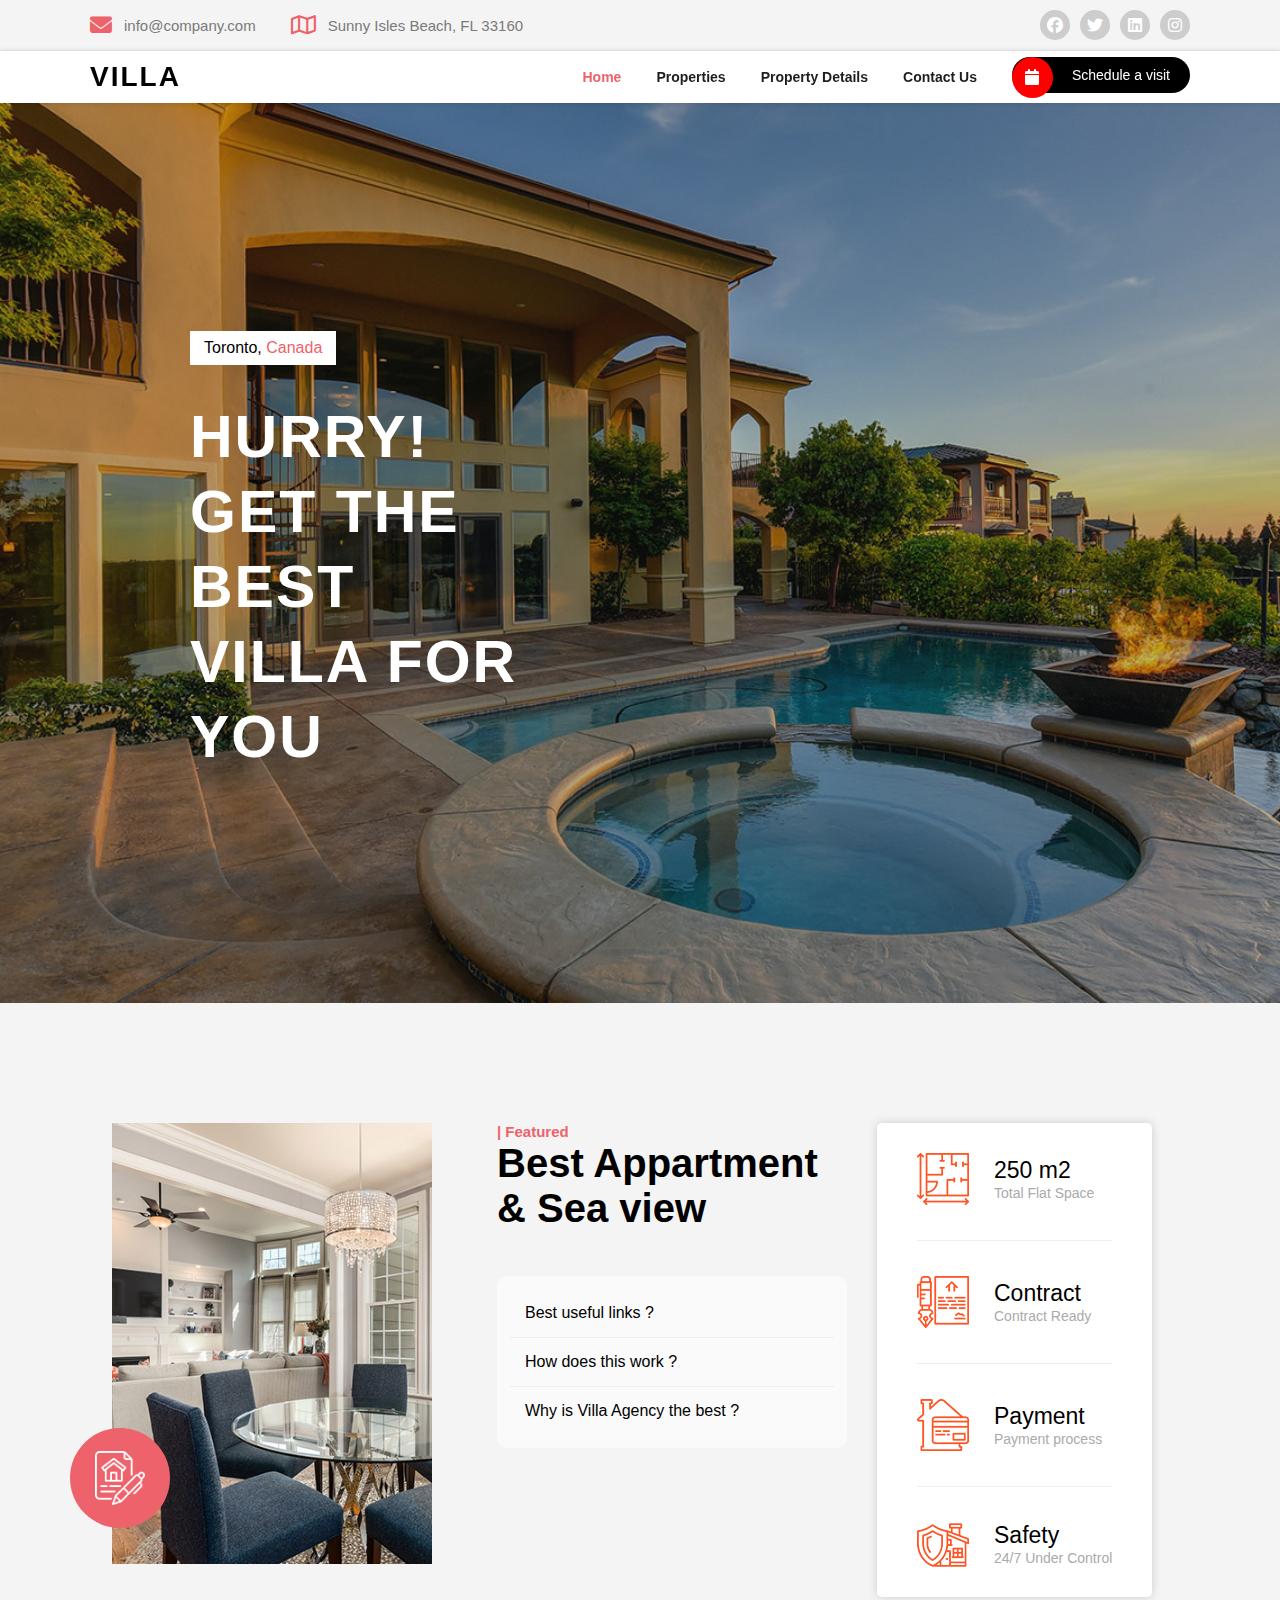
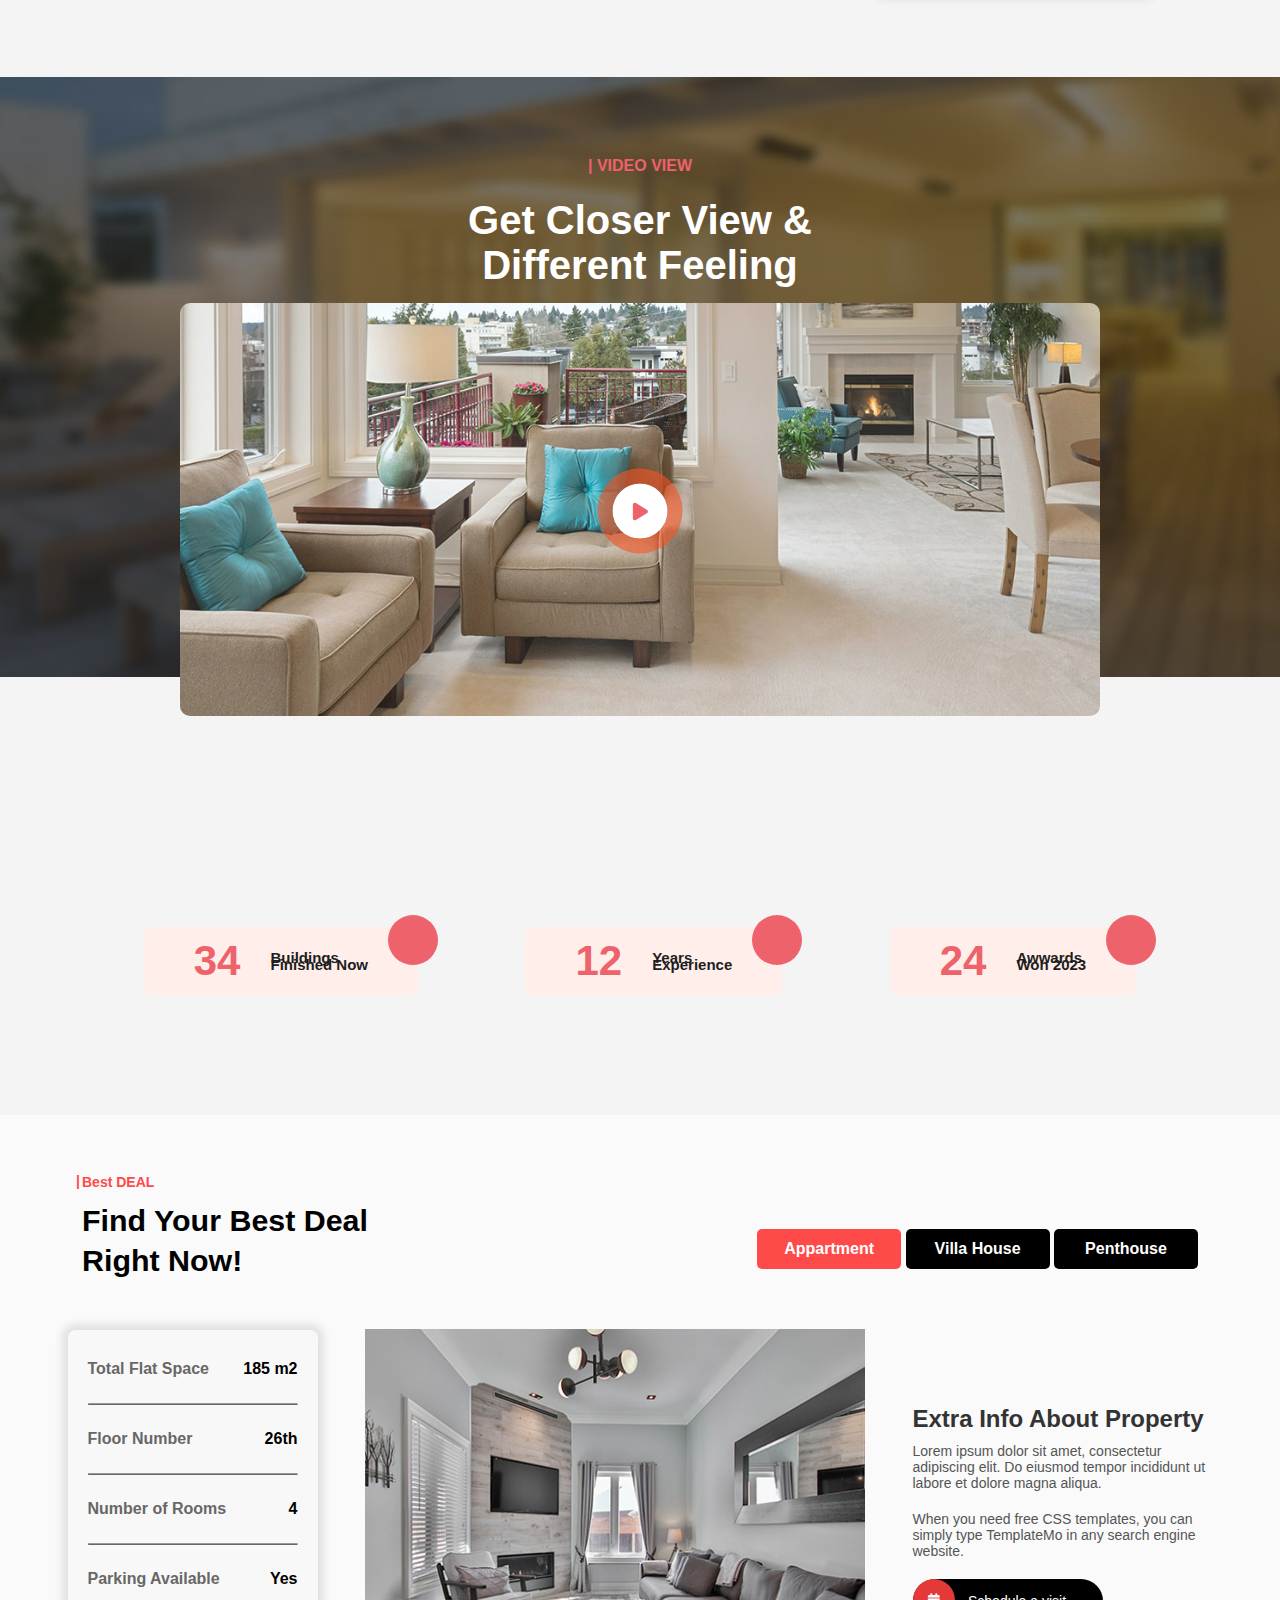
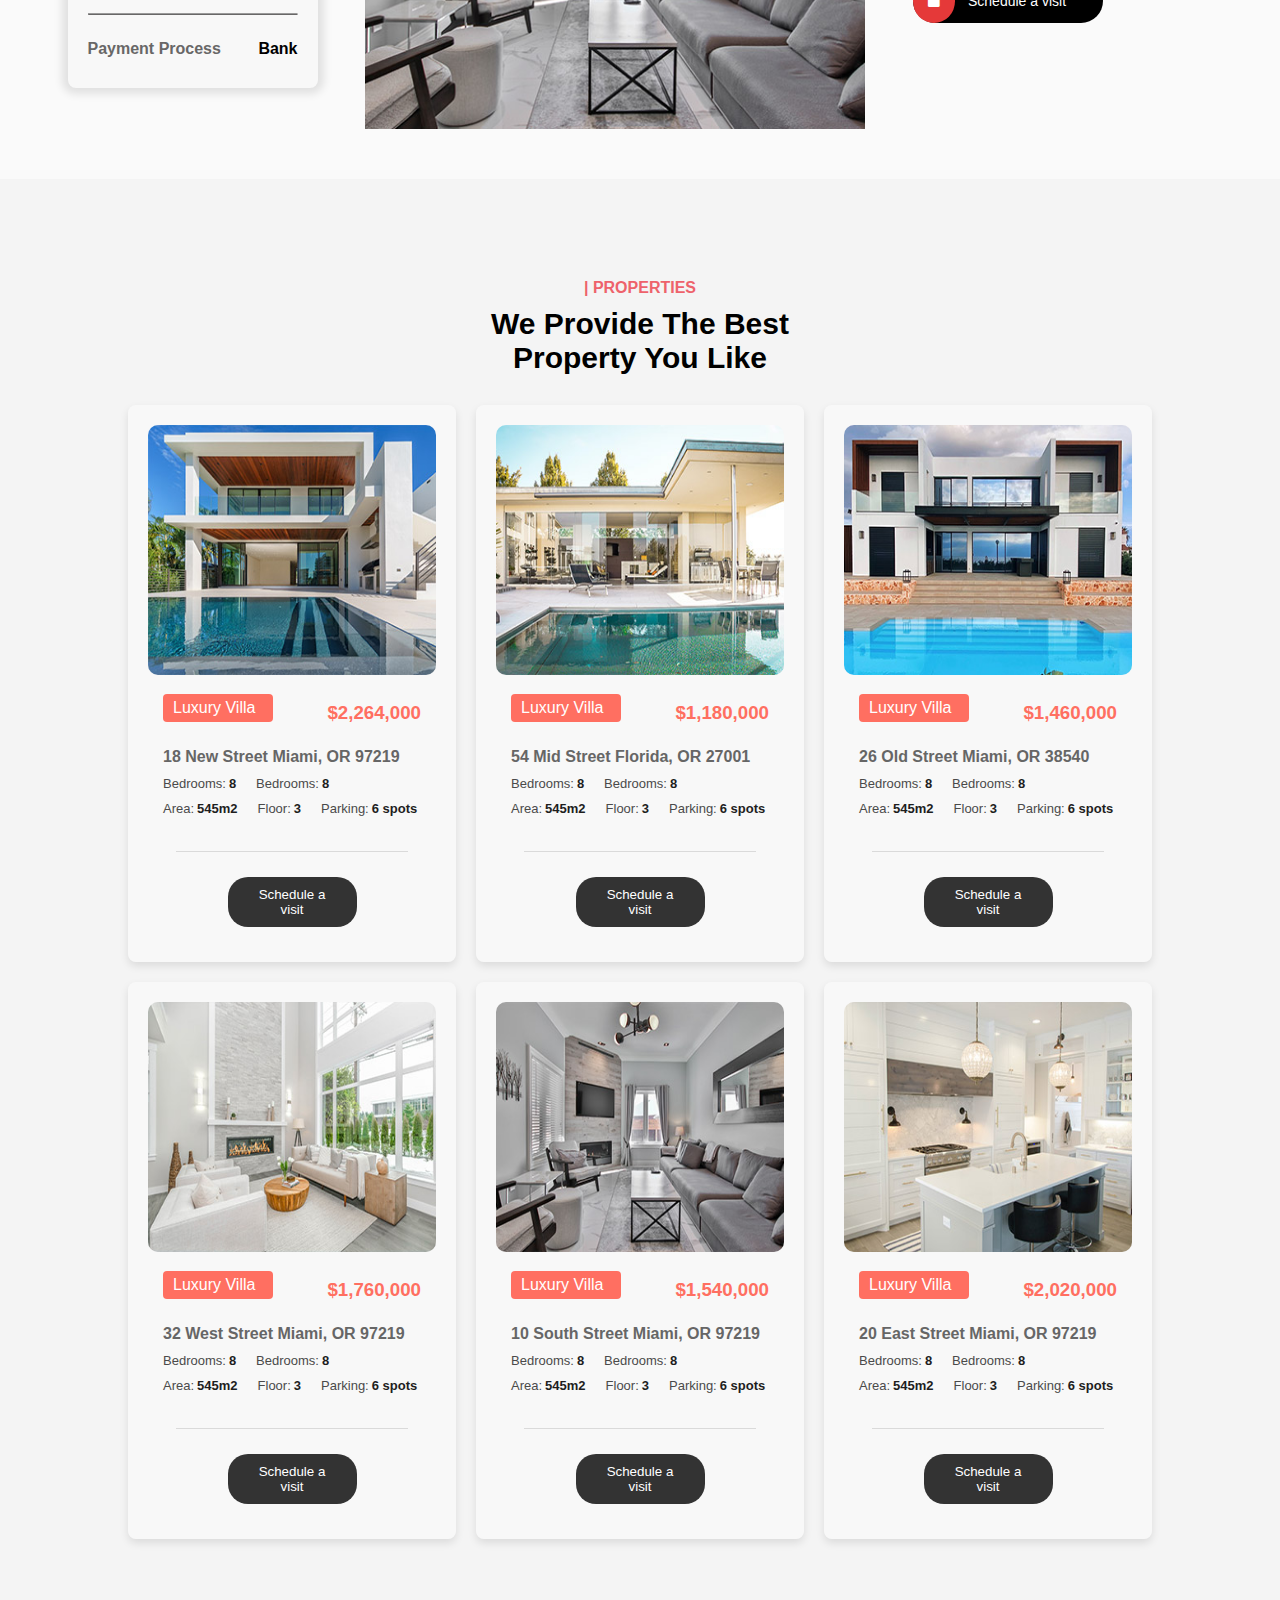
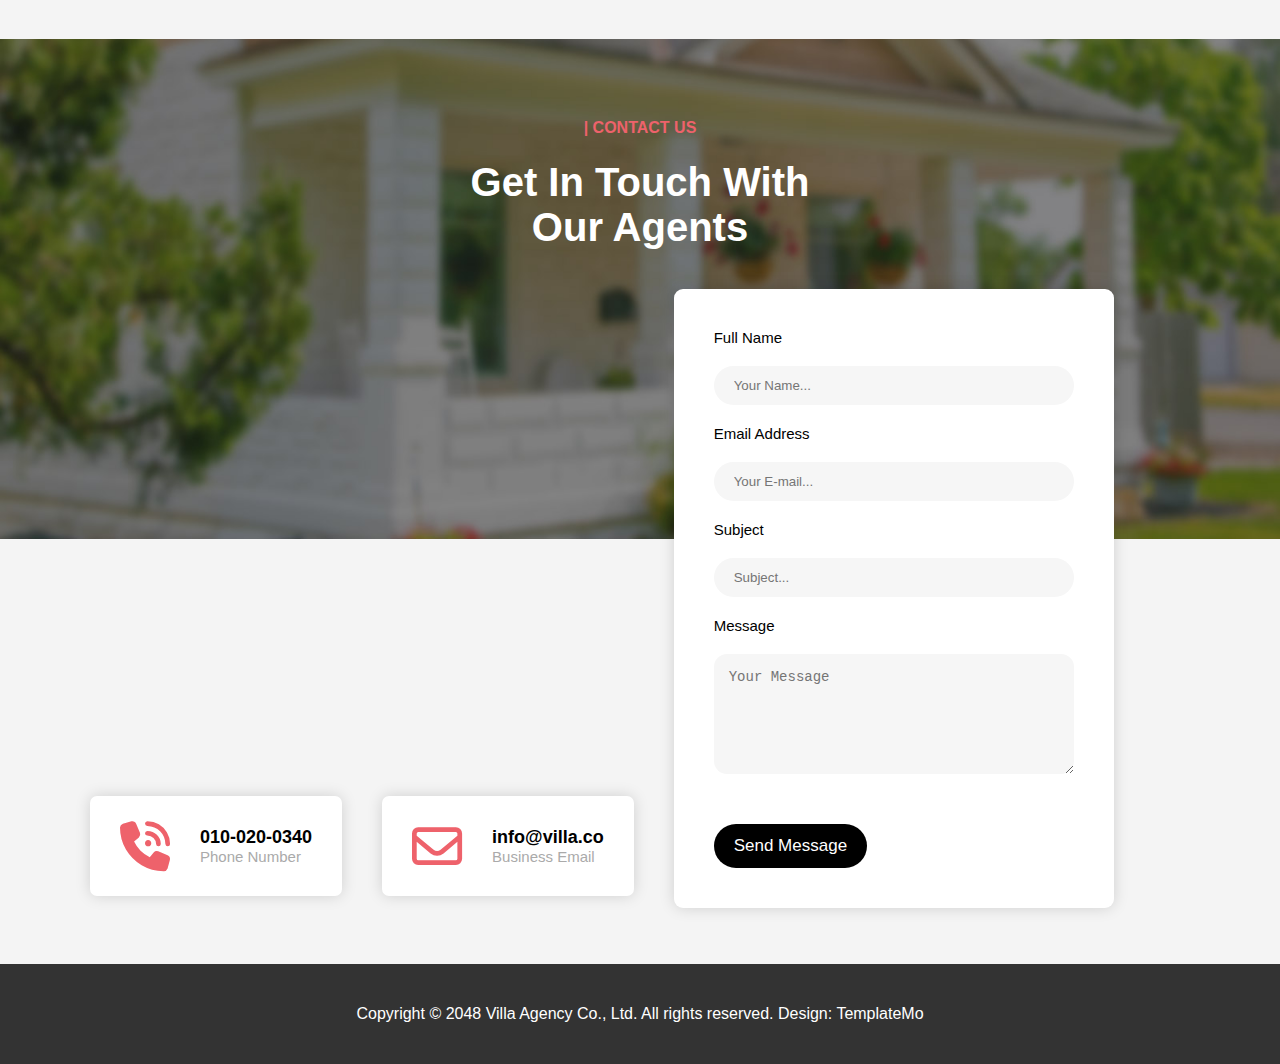
<file: index.html>
<!DOCTYPE html>
<html lang="en">
  <head>
    <meta charset="UTF-8" />
    <meta name="viewport" content="width=device-width, initial-scale=1.0" />
    <title>villa</title>
    <!-- google fonts -->
    <link
      href="https://fonts.googleapis.com/css2?family=Poppins:ital,wght@0,100;0,200;0,300;0,400;0,500;0,600;0,700;0,800;0,900;1,100;1,200;1,300;1,400;1,500;1,600;1,700;1,800;1,900&display=swap"
      rel="stylesheet"
    />
    <!-- font awsome -->
    <link rel="stylesheet" href="./css/all.min.css" />
    <!-- main style sheet -->
    <link rel="stylesheet" href="./css/style.css" />
    <link rel="stylesheet" href="./css/media.css" />
  </head>
  <body>
    <!-- ! top Nav -->
    <nav>
      <div class="container">
        <div class="info">
          <div class="mail">
            <i class="fa-solid fa-envelope"></i>
            <span> info@company.com </span>
          </div>
          <div class="location">
            <i class="fa-regular fa-map"></i>
            <span>Sunny Isles Beach, FL 33160</span>
          </div>
        </div>

        <div class="social">
          <a href="#"><i class="fa-brands fa-facebook"></i></a>
          <a href="#"><i class="fa-brands fa-twitter"></i></a>
          <a href="#"><i class="fa-brands fa-linkedin"></i></a>
          <a href="#"><i class="fa-brands fa-instagram"></i></a>
        </div>
      </div>
    </nav>

    <!-- !header  -->
    <header>
      <div class="container">
        <div class="logo">
          <a href="#">Villa</a>
        </div>
        <ul>
          <li><a href="#" class="active">Home</a></li>
          <li><a href="#">Properties</a></li>
          <li><a href="#">Property Details</a></li>
          <li><a href="#">Contact Us</a></li>
          <li class="about-visit">
            <a href="#"> Schedule a visit </a>
            <span> <i class="fa fa-calendar"></i> </span>
          </li>
        </ul>
        <div class="menu">
          <span></span>
        </div>
      </div>
    </header>
    <!-- ! home section -->
    <section class="home">
      <div class="container">
        <div class="caption">
          <h6>Toronto, <span>Canada</span></h6>
          <p>hurry!<br> Get the Best Villa for you</p>
        </div>
      </div>
    </section>
    <main>
      <!-- !feature section -->
      <section class="feature">
        <div class="container">
          <div class="image-box">
            <div class="image">
              <img src="./image/featured.jpg" alt="chairs" />
              <a href="#">
                <img src="./image/featured-icon.png" alt="feature" />
              </a>
            </div>
            <div class="content">
              <span>| Featured </span>
              <h2>Best Appartment & Sea view</h2>
              <ul>
                <li>Best useful links ?</li>
                <li>How does this work ?</li>
                <li>Why is Villa Agency the best ?</li>
              </ul>
            </div>
          </div>
          <div class="information">
            <ul>
              <li>
                <img src="./image/info-icon-01.png" alt="info" />
                <div class="text">
                  <h4>250 m2</h4>
                  <span>Total Flat Space </span>
                </div>
              </li>
              <li>
                <img src="./image/info-icon-02.png" alt="info" />
                <div class="text">
                  <h4>Contract</h4>
                  <span>Contract Ready </span>
                </div>
              </li>
              <li>
                <img src="./image/info-icon-03.png" alt="info" />
                <div class="text">
                  <h4>Payment</h4>
                  <span>Payment process </span>
                </div>
              </li>
              <li>
                <img src="./image/info-icon-04.png" alt="info" />
                <div class="text">
                  <h4>Safety</h4>
                  <span>24/7 Under Control </span>
                </div>
              </li>
            </ul>
          </div>
        </div>
      </section>
      <!-- ! fixed section -->
      <section class="fixed-img">
        <div class="container">
          <div class="title">
            <span>| Video View </span>
            <p>Get Closer View & Different Feeling</p>
          </div>
          <div class="image-box">
            <img src="./image/video-frame.jpg" alt="video-frame" />
            <a href="https://www.youtube.com/" target="_blank">
              <i class="fa-solid fa-play"></i>
            </a>
          </div>
        </div>
      </section>
      <div class="counters">
        <div class="container">
          <div class="counter">
            <div class="number">34</div>
            <div class="text">
              <p>Buildings</p>
              <p>Finished Now</p>
            </div>
            <span class="circle"></span>
          </div>
          <div class="counter">
            <div class="number">12</div>
            <div class="text">
              <p>Years</p>
              <p>Experience</p>
            </div>
            <span class="circle"></span>
          </div>
          <div class="counter">
            <div class="number">24</div>
            <div class="text">
              <p>Awwards</p>
              <p>Won 2023</p>
            </div>
            <span class="circle"></span>
          </div>
        </div>
      </div>
      <!-- Best Deal -->
      <div class="container-best">
        <div class="container1">
          <div class="hero">
            <div class="section-heading">
              <h6>Best DEAL</h6>
              <h2>Find Your Best Deal <br> Right Now!</h2>
            </div>
            <div class="buttons-container">
              <div class="buttons">
                <button class="active">Appartment</button>
                <button>Villa House</button>
                <button>Penthouse</button>
              </div>
            </div>
          </div>
          <div class="con1">
            <div class="property-section">
              <div class="left-box">
                <div class="div-details">
                  <div class="div-start">
                    <h6>Total Flat Space </h6>
                  </div>
                  <div class="div-end"><span>185 m2</span></div>
                </div>
                <hr class="hr1">
                <div class="div-details">
                  <div class="div-start">
                    <h6>Floor Number </h6>
                  </div>
                  <div class="div-end"><span>26th</span></div>
                </div>
                <hr class="hr1">
                <div class="div-details">
                  <div class="div-start">
                    <h6>Number of Rooms </h6>
                  </div>
                  <div class="div-end"><span>4</span></div>
                </div>
                <hr class="hr1">
                <div class="div-details">
                  <div class="div-start">
                    <h6>Parking Available </h6>
                  </div>
                  <div class="div-end"><span>Yes</span></div>
                </div>
                <hr class="hr1">
                <div class="div-details">
                  <div class="div-start">
                    <h6>Payment Process </h6>
                  </div>
                  <div class="div-end"><span>Bank</span></div>
                </div>
              </div>
            </div>
            <div class="center-image">
              <img src="./image/IMGAES/deal-01.jpg" alt="Apartment Image">
            </div>
            <div class="right-info">
              <h4>Extra Info About Property</h4>
              <p>Lorem ipsum dolor sit amet, consectetur adipiscing elit. Do eiusmod tempor incididunt ut
                labore et
                dolore magna aliqua.</p>
              <p>When you need free CSS templates, you can simply type TemplateMo in any search engine
                website.</p>
              <button class="icons"><i class="fa fa-calendar"></i>
                <p>Schedule a visit</p>
              </button>
            </div>
          </div>
        </div>
    
        <section class="properties">
          <h6 class="section-subtitle"> | PROPERTIES</h6>
          <h2 class="properties-title">We Provide The Best<br/> Property You Like</h2>
          <div class="property-grid">
            <div class="property-card">
              <img src="./image/IMGAES/property-01.jpg" alt="House 1">
              <div class="property-details">
                <div class="d1">
                  <span class="property-type">Luxury Villa</span>
                  <h3>$2,264,000</h3>
                </div>
                <p>18 New Street Miami, OR 97219</p>
                <div class="deteils">
                  <div class="deteils-child">
                    <p>Bedrooms:<span>8</span></p>
                    <p>Bedrooms:<span>8</span></p>
                  </div>
                  <div class="deteils-child">
                    <p>Area:<span>545m2</span></p>
                    <p>Floor:<span>3</span></p>
                    <p>Parking:<span>6 spots</span></p>
                  </div>
                </div>
                <div class="property-hr"></div>
                <button>Schedule a visit</button>
              </div>
            </div>
            <!-- Repeat this block for each card -->
            <div class="property-card">
              <img src="./image/IMGAES/property-02.jpg" alt="House 2">
              <div class="property-details">
                <div class="d1">
                  <span class="property-type">Luxury Villa</span>
                  <h3>$1,180,000</h3>
                </div>
                <p>54 Mid Street Florida, OR 27001</p>
                <div class="deteils">
                  <div class="deteils-child">
                    <p>Bedrooms:<span>8</span></p>
                    <p>Bedrooms:<span>8</span></p>
                  </div>
                  <div class="deteils-child">
                    <p>Area:<span>545m2</span></p>
                    <p>Floor:<span>3</span></p>
                    <p>Parking:<span>6 spots</span></p>
                  </div>
                </div>
                <div class="property-hr"></div>
                <button>Schedule a visit</button>
              </div>
            </div>
            <div class="property-card">
              <img src="./image/IMGAES/property-03.jpg" alt="House 3">
              <div class="property-details">
                <div class="d1">
                  <span class="property-type">Luxury Villa</span>
                  <h3>$1,460,000</h3>
                </div>
                <p>26 Old Street Miami, OR 38540</p>
                <div class="deteils">
                  <div class="deteils-child">
                    <p>Bedrooms:<span>8</span></p>
                    <p>Bedrooms:<span>8</span></p>
                  </div>
                  <div class="deteils-child">
                    <p>Area:<span>545m2</span></p>
                    <p>Floor:<span>3</span></p>
                    <p>Parking:<span>6 spots</span></p>
                  </div>
                </div>
                <div class="property-hr"></div>
                <button>Schedule a visit</button>
              </div>
            </div>
            <div class="property-card">
              <img src="./image/IMGAES/property-04.jpg" alt="House 4">
              <div class="property-details">
                <div class="d1">
                  <span class="property-type">Luxury Villa</span>
                  <h3>$1,760,000</h3>
                </div>
                <p>32 West Street Miami, OR 97219</p>
                <div class="deteils">
                  <div class="deteils-child">
                    <p>Bedrooms:<span>8</span></p>
                    <p>Bedrooms:<span>8</span></p>
                  </div>
                  <div class="deteils-child">
                    <p>Area:<span>545m2</span></p>
                    <p>Floor:<span>3</span></p>
                    <p>Parking:<span>6 spots</span></p>
                  </div>
                </div>
                <div class="property-hr"></div>
                <button>Schedule a visit</button>
              </div>
            </div>
            <div class="property-card">
              <img src="./image/IMGAES/property-05.jpg" alt="House 5">
              <div class="property-details">
                <div class="d1">
                  <span class="property-type">Luxury Villa</span>
                  <h3>$1,540,000</h3>
                </div>
                <p>10 South Street Miami, OR 97219</p>
                <div class="deteils">
                  <div class="deteils-child">
                    <p>Bedrooms:<span>8</span></p>
                    <p>Bedrooms:<span>8</span></p>
                  </div>
                  <div class="deteils-child">
                    <p>Area:<span>545m2</span></p>
                    <p>Floor:<span>3</span></p>
                    <p>Parking:<span>6 spots</span></p>
                  </div>
                </div>
                <div class="property-hr"></div>
                <button>Schedule a visit</button>
              </div>
            </div>
            <div class="property-card">
              <img src="./image/IMGAES/property-06.jpg" alt="House 6">
              <div class="property-details">
                <div class="d1">
                  <span class="property-type">Luxury Villa</span>
                  <h3>$2,020,000</h3>
                </div>
                <p>20 East Street Miami, OR 97219</p>
                <div class="deteils">
                  <div class="deteils-child">
                    <p>Bedrooms:<span>8</span></p>
                    <p>Bedrooms:<span>8</span></p>
                  </div>
                  <div class="deteils-child">
                    <p>Area:<span>545m2</span></p>
                    <p>Floor:<span>3</span></p>
                    <p>Parking:<span>6 spots</span></p>
                  </div>
                </div>
                <div class="property-hr"></div>
                <button>Schedule a visit</button>
              </div>
            </div>
          </div>
        </section>
      </div>
      <!-- ! contact us section -->
      <section class="contact">
        <div class="container">
          <div class="title">
            <span>| Contact Us </span>
            <p>Get In Touch With Our Agents</p>
          </div>
         <div class="contact-desc">
          <div class="contact-map">
            <iframe
              src="https://www.google.com/maps/embed?pb=!1m18!1m12!1m3!1d90863.78668686017!2d-80.31186121702471!3d25.782538874761247!2m3!1f0!2f0!3f0!3m2!1i1024!2i768!4f13.1!3m3!1m2!1s0x88d9b0a20ec8c111%3A0xff96f271ddad4f65!2sMiami%2C%20FL%2C%20USA!5e1!3m2!1sen!2seg!4v1723845978624!5m2!1sen!2seg"
              height="450"
              style="border: 0"
              allowfullscreen=""
              loading="lazy"
              referrerpolicy="no-referrer-when-downgrade"
            ></iframe>
            <div class="contact-info">
              <div class="information">
                <i class="fa-solid fa-phone-volume"></i>
                <div class="text">
                  <h5>010-020-0340</h5>
                  <span>Phone Number </span>
                </div>
              </div>
              <div class="information">
                <i class="fa-regular fa-envelope"></i>
                <div class="text">
                  <h5>info@villa.co</h5>
                  <span>Business Email </span>
                </div>
              </div>
            </div>
          </div>
          <form>
            <label for="fullname">Full Name </label>
            <input id="fullname" type="text" placeholder="Your Name..." />
            <label for="email">Email Address </label>
            <input id="email" type="text" placeholder="Your E-mail..." />
            <label for="Subject">Subject </label>
            <input id="Subject" type="text" placeholder="Subject..." />
            <label for="Message">Message </label>
            <textarea id="Message" placeholder="Your Message"></textarea>
            <button>Send Message</button>
          </form>
        </div>
         
        </div>
        
      </section>
    </main>
    <footer>
      <div class="cont">
        <div class="col">
          <p>Copyright © 2048 Villa Agency Co., Ltd. All rights reserved.
  
            Design: <a rel="nofollow" href="https://templatemo.com" target="_blank">TemplateMo</a></p>
        </div>
      </div>
    </footer>
  </body>
</html>
</file>
<file: css/style.css>
/* ^golbal style */
* {
  box-sizing: border-box;
}
:root {
  --main-color: #f35525;
  --second-color: #4a4a4a;
  --light-color: #7a7a7a;
  --padding-section: 80px;
}

body {
  font-family: "Poppins", sans-serif;
  margin: 0;
}
span {
  display: inline-block;
}

a {
  text-decoration: none;
}

ul {
  list-style-type: none;
}
.container {
  padding-inline: 20px;
  margin: auto;
  /* width: 540px; */
}
/* ^ top Nav */
nav {
  padding-block: 10px;
  border-bottom: 1px solid #eee;
}

nav .container {
  display: flex;
  justify-content: space-between;
  /* width: 1150px; */
}

nav .info {
  display: flex;
  gap: 35px;
}
nav .mail,
nav .location {
  display: flex;
  align-items: center;
  gap: 12px;
}

nav .info i {
  color: var(--main-color);
  font-size: 22px;
}
nav .info span {
  color: var(--light-color);
  font-size: 15px;
}
nav .social {
  display: flex;
  gap: 10px;
}

nav .social a {
  width: 30px;
  height: 30px;
  border-radius: 50%;
  background-color: #cdcdcd;
  padding: 8px;
  display: flex;
  justify-content: center;
  align-items: center;
  flex-direction: row;
  transition: 0.5s background-color;
}
nav .social a:hover {
  background-color: #f35525;
}

nav .social i {
  color: #fff;
}

nav {
  display: none;
}

/* ^#################################
 ^  header 
 ^###############333333333############# */
header {
  position: sticky;
  left: 0px;
  right: 0;
  top: 0;
  z-index: 9;
  background-color: #fff;
  box-shadow: 0px 0px 5px rgba(0, 0, 0, 0.15) !important;
}
header .container {
  display: flex;
  justify-content: space-between;
  padding-block: 10px;
  align-items: center;
}
header .container .logo a {
  color: black;
  font-size: 28px;
  font-weight: 600;
  text-transform: uppercase;
  letter-spacing: 2px;
}
header ul {
  display: none;
}

header .menu span {
  width: 30px;
  height: 2px;
  background-color: #1e1e1e;
  position: relative;
}
header .menu span::after {
  content: "";
  width: 22px;
  height: 2px;
  background-color: #1e1e1e;
  position: absolute;
  left: 0;
  top: 8px;
}
header .menu span::before {
  content: "";
  width: 22px;
  height: 2px;
  background-color: #1e1e1e;
  position: absolute;
  left: 0;
  top: -8px;
}

/* ^############### home section */
section.home {
  background-image: url("../image/banner-01.jpg");
  height: 100vh;
  background-size: cover;
  background-position: center;
  background-repeat: no-repeat;
}

section.home .container {
  display: flex;
  align-items: center;
  height: 100vh;
}
section.home .container .caption {
  margin-left: 50px;
  max-width: 245px;
}

section.home .container .caption h6 {
  font-size: 16px;
  background-color: #fff;
  padding: 8px 14px;
  color: black;
  text-align: center;
  margin-bottom: 5px;
  font-weight: 500;
  width: fit-content;
}
section.home .container .caption h6 span {
  color: var(--main-color);
}

section.home .container .caption p {
  /* max-width: 350px; */
  font-size: 59px;
  font-weight: 600;
  letter-spacing: 2px;
  color: white;
  text-transform: uppercase;
  margin-top: 35px;
  line-height: 60px;
}

/* &###################### 
&feature
&############################*/
section.feature {
  padding-block: var(--padding-section);
}

/* =============image */
.feature .image {
  position: relative;
}
.feature .image {
  padding-left: 22px;
}

.feature .image img {
  width: 100%;
}

.feature a {
  background-color: var(--main-color);
  width: 100px;
  height: 100px;
  display: block;
  border-radius: 50%;
  display: flex;
  justify-content: center;
  align-items: center;
  position: absolute;
  bottom: -36px;
  left: 0;
}

/* ==============content */

.feature .content span {
  color: #ee626b;
  font-size: 16px;
  font-weight: 700;
  margin-top: 75px;
}
.feature .content h2 {
  max-width: 275px;
  font-size: 49px;
  font-weight: 700;
}

.feature .content ul {
  background-color: #fafafa;
  padding: 13px;
  border-radius: 10px;
  margin-block: 45px;
}
.feature .image a img {
  width: 50px;
}
.feature .content ul li {
  padding: 15px;
  cursor: pointer;
  border-bottom: 1px solid #eee;
}
.feature .content ul li:last-child {
  border-bottom: 0;
}
/* =================information */
.feature .information {
  background-color: white;
  grid-area: information;
  box-shadow: 0px 0px 10px #ccc;
  border-radius: 5px;
  /* padding-inline: 15px; */
}
.information ul {
  padding-block: 30px;
}
.information ul li {
  display: flex;
  align-items: center;
  margin-bottom: 35px;
  gap: 25px;
  border-bottom: 1px solid #eee;
  padding-bottom: 35px;
}
.information ul li h4 {
  font-size: 23px;
  margin: 0;
  font-weight: 500;
}
.information ul li:last-child {
  border-bottom: 0;
  padding-bottom: 0;
  margin-bottom: 0;
}
.information li .text span {
  color: #aaa;
  font-size: 14px;
}
/* & ################### 
&fixed image
&#######################*/
.fixed-img {
  background-image: url("../image/video-bg.jpg");
  background-size: cover;
  position: relative;
  background-repeat: no-repeat;
  background-position: center;
  background-color: #aaa;
  height: 600px;
}
/* =========title */
.title {
  text-align: center;
  padding-top: 80px;
}

.title span {
  color: #ee626b;
  font-weight: 700;
  font-size: 16px;
  text-transform: uppercase;
}

.title p {
  color: #fff;
  font-size: 37px;
  max-width: 350px;
  margin: auto;
  margin-top: 23px;
  font-weight: 700;
}
.fixed-img .image-box {
  margin-top: 35px;
  position: relative;
}

.fixed-img .image-box img {
  border-radius: 10px;
  overflow: hidden;
  width: 100%;
}

.fixed-img a {
  width: 55px;
  height: 55px;
  background-color: #fff;
  border-radius: 50%;
  display: flex;
  align-items: center;
  justify-content: center;
  position: absolute;
  left: 50%;
  top: 50%;
  transform: translate(-50%, -50%);
  outline: 15px solid #f355259a;
}

.fixed-img a i {
  color: var(--main-color);
  font-size: 20px;
}

/* & ##########################
&counters
&####################*/

.counters {
  padding-block: var(--padding-section);
  margin-top: 50px;
}

.counters .counter {
  justify-content: center;
  background-color: #ffeee9;
  display: flex;
  align-items: center;
  gap: 30px;
  margin: auto;
  padding: 10px 50px;
  border-radius: 8px;
  position: relative;
  margin-bottom: 40px;
}

.counters .counter .number {
  font-size: 42px;
  color: var(--main-color);
  font-weight: 800;
}
.counters .counter p {
  font-size: 15px;
  color: #1e1e1e;
  font-weight: 700;
}
.counters .counter p:last-child {
  margin-top: -10px;
}

.counters .circle {
  width: 50px;
  height: 50px;
  background-color: var(--main-color);
  border-radius: 50%;
  position: absolute;
  top: -18%;
  right: -20px;
}

/* & ##########################
&contact
&####################*/
section.contact {
  background-image: url(../image/contact-bg.jpg);
  background-position: top;
  background-repeat: no-repeat;
  background-size: 100% 500px;
  position: relative;
  /* height: 500px; */
}
.contact-map {
  position: relative;
  top: 42px;
  margin-bottom: 90px;
}

.contact iframe {
  width: 100%;
  border-radius: 10px;
}

.contact-info .information {
  background-color: white;
  margin-bottom: 20px;
  display: flex;
  align-items: center;
  gap: 30px;
  box-shadow: 0px 0px 15px rgba(0, 0, 0, 0.15);
  padding-inline: 30px;
  padding-block: 25px;
  border-radius: 7px;
}
.contact-info .information i {
  color: var(--main-color);
  font-size: 50px;
}
.contact-info .information h5 {
  margin-bottom: 0px;
  font-size: 18px;
}
.contact-info .information span {
  font-size: 15px;
  color: #aaaaaa;
}

.contact form {
  margin-top: 39px;
  box-shadow: 0px 0px 15px rgba(0, 0, 0, 0.15);
  display: flex;
  flex-direction: column;
  gap: 20px;
  padding: 40px;
  border-radius: 9px;
}

.contact form label {
  font-size: 15px;
}
.contact form input {
  padding: 12px 20px;
  background-color: #f6f6f6;
  border-radius: 50px;
  border: none;
}

.contact form textarea {
  border: none;
  border-radius: 13px;
  background-color: #f6f6f6;
  height: 120px;
  padding: 15px;
  font-size: 14px;
  font-weight: 400;
}

.contact form button {
  max-width: fit-content;
  border: none;
  border-radius: 40px;
  color: white;
  background-color: black;
  padding: 12px 20px;
  font-size: 17px;
  margin-top: 30px;
}



/* Israa Code Style */

* {
  margin: 0;
  padding: 0;
  box-sizing: border-box;
}

:root {
  --main-color: #ee626b;
  --black-color: #000;
  --white-color: #fff;
}

body {
  font-family: Arial, sans-serif;
  background-color: #f4f4f4;
  scroll-behavior: smooth;
}

.container-best {
  width: 100%;

  margin: 0px auto;
}

.container1 {
  display: flex;
  flex-direction: column;
  align-items: center;
  justify-content: center;
  padding: 50px 20px;
  background-color: #fafafa;

}

.hero {
  width: 90%;
  display: flex;
  align-items: center;
  justify-content: space-between;
  flex-direction: row;
  flex-wrap: wrap;
  margin-bottom: 10px;
  /* gap: 20rem; */
}

.section-heading {
  /* text-align: left; */
  /* margin-bottom: 20px; */
}

.section-heading h6 {
  color: #FF4A4A;
  /* Adjust color to match your design */
  /* font-weight: bold; */
  margin-bottom: 10px;
  font-size: 14px;
  font-weight: 900;
  position: relative;
}

.section-heading h6::before {
  content: "|";
  position: absolute;
  top: -1px;
  left: -6px;
  font-weight: 900;
}

.section-heading h2 {
  color: #000;
  font-size: 1.9rem;
  font-weight: 900;
  line-height: 2.5rem;
  /* margin-top: 10px; */
  /* margin-bottom: 20px; */
}

.buttons-container {
  display: flex;
  justify-content: flex-end;
  margin-bottom: 20px;
  margin-top: 4rem;
}

.buttons button {
  background-color: #000;
  border-radius: 5px;
  font-weight: 600;
  /* padding: 10px 20px; */
  width: 9rem;
  height: 40px;
  font-size: 16px;
  color: #fff;
  border: none;
  /*margin-left: 10px;
    */
  cursor: pointer;
  transition: background-color 0.3s ease;
  -webkit-transition: background-color 0.3s ease;
  -moz-transition: background-color 0.3s ease;
  -ms-transition: background-color 0.3s ease;
  -o-transition: background-color 0.3s ease;
  -webkit-border-radius: 5px;
  -moz-border-radius: 5px;
  -ms-border-radius: 5px;
  -o-border-radius: 5px;
}

.buttons button.active,
.buttons button:hover {
  background-color: #FF4A4A;
  color: #fff;
}

@media screen and (max-width:470px) {
  .buttons button {
    margin-top: 3px;
  }
}

.con1 {
  width: 100%;
  display: flex;
  justify-content: space-evenly;
  align-items: center;
  align-content: center;
  flex-direction: row;
  flex-wrap: wrap;
  /* gap: 20px; */
}

@media screen and (max-width: 400px) {
  .con1 {
    justify-content: center;
  }
}

.property-section {
  width: 250px;
  border-radius: 5px;
  -webkit-border-radius: 5px;
  -moz-border-radius: 5px;
  -ms-border-radius: 5px;
  -o-border-radius: 5px;
}

.property-section .left-box {
  display: flex;
  justify-content: center;
  align-items: flex-start;
  align-content: center;
  text-align: center;
  flex-direction: column;
  padding: 30px 20px;
  /* width: 40%; */
  /* margin-left: 20px; */
  /* width: 350px; */
  /* height: 300px; */
  margin: 0px auto;
  margin-bottom: 10px;
  box-shadow: 0 0 9px 6px rgba(0, 0, 0, 0.1);

}

@media screen and (max-width:500px) {
  .property-section {
    width: 100%;
  }
}

@media screen and (min-width:500px) and (max-width:700px) {
  .property-section {
    width: 80%;
  }
}

.div-details {
  display: flex;
  /* justify-content: flex-end; */
  /* align-items: flex-end; */
  /* align-content: flex-end; */
  /* text-align: start; */
  flex-direction: row;

  width: 100%;

}

.div-details .div-start {
  text-align: start;
}

.div-details .div-end {
  text-align: start;
  margin-left: auto;
}

.left-box {
  background-color: #f8f8f8;
  padding: 20px;
  border-radius: 8px;
  box-shadow: 0 0 10px rgba(0, 0, 0, 0.1);
}

.left-box h6 {
  font-size: 16px;
  color: #686767;
}

.left-box span {
  color: #000;
  font-weight: bold;
}

.hr1 {
  /* display: block;
  margin-block-start: 0.5em;
  margin-block-end: 0.5em;
  margin-inline-start: auto;
  margin-inline-end: auto;
  unicode-bidi: isolate;
  overflow: hidden;
  border-style: inset;
  margin-top: 1.3rem;
  margin-bottom: 1.3rem; */
  width: 100%;
  margin: 25px auto;
  background-color: #686767;
  border-bottom: 1px solid #686767;

}

.center-image {
  width: 500px;
  height: 400px;
  margin-top: 30px;
}

.center-image img {
  max-width: 100%;
  height: 100%;
  /* border-radius: 8px; */
  justify-items: center;
}

@media screen and (max-width:500px) {
  .center-image {
    width: 100%;
    height: 300px;
  }
}

.right-info {
  max-width: 300px;
}

@media screen and (max-width:1200px) {
  .right-info {
    margin: 0 auto;
    margin-top: 30px;
  }
}

.right-info h4 {
  font-size: 24px;
  color: #333;
  margin-bottom: 10px;
}

.right-info p {
  font-size: 14px;
  color: #555;
  margin-bottom: 20px;
}

.icons {
  background-color: #000;
  color: #fff;
  /*padding: 10px 20px;
  */
  border: none;
  cursor: pointer;
  display: flex;
  align-items: center;
  justify-content: space-between;
  width: 190px;
  flex-direction: row;
  transition: background-color 0.3s ease;
  -webkit-transition: background-color 0.3s ease;
  -moz-transition: background-color 0.3s ease;
  -ms-transition: background-color 0.3s ease;
  -o-transition: background-color 0.3s ease;
  border-radius: 30px;
  -webkit-border-radius: 30px;
  -moz-border-radius: 30px;
  -ms-border-radius: 30px;
  -o-border-radius: 30px;
  text-align: center;
  position: relative;
}

.icons p {
  color: white;
  display: flex;
  align-items: center;
  justify-content: center;
  flex-direction: row;
  text-align: center;
  position: absolute;
  width: 100%;
  top: 50%;
  left: 50%;
  transform: translate(-45%, -50%);
  -webkit-transform: translate(-45%, -50%);
  -moz-transform: translate(-45%, -50%);
  -ms-transform: translate(-45%, -50%);
  -o-transform: translate(-45%, -50%);
}

.icons i {
  /*margin-right: 10px;
  */
  padding: 15px;
  background-color: #E53939;
  border-radius: 100%;
  -webkit-border-radius: 100%;
  -moz-border-radius: 100%;
  -ms-border-radius: 100%;
  -o-border-radius: 100%;
}

.icons:hover p {
  color: #E53939;
  /* Adjust hover color */
}

/* Medium Devices (Tablets) */
/* @media (min-width: 768px) {
    .hero {
        flex-direction: row;
        justify-content: space-between;
    }

    .con1 {
        flex-direction: row;
    }

    .property-section {
        width: 40%;
        max-width: 300px;
    }

    .im1 {
        flex-direction: row;
    }

    .right-info {
        max-width: 200px;
    }
} */

/* Large Devices (Desktops) */
/* @media (min-width: 1024px) {
    .property-section {
        width: 250px;
    }

    .hero {
        gap: 20rem;
    }

    .con1 {
        gap: 2rem;
    }

    .im1 {
        gap: 2rem;
    }

    .right-info {
        max-width: 250px;
    }
} */


.properties {
  width: 80%;
  text-align: center;
  margin-bottom: 10px;
  margin: 0 auto;
}

.section-subtitle {
  color: #ee626b;
  font-weight: bold;
  font-size: 1rem;
  text-align: center;
  margin-top: 100px;
}

.properties-title {
  /* margin-bottom: 2rem; */
  text-align: center;
  font-size: 30px;
  font-weight: 900;
  margin-top: 10px;
  margin-bottom: 30px;
}

.property-grid {
  display: grid;
  grid-template-columns: 1fr;
  
  gap: 20px;
  margin-left: 0;
  margin-right: 0;
  padding: 0 20px;
  margin-bottom: 100px;
}

.property-card {
  background-color: #ffffff61;
  border-radius: 8px;
  box-shadow: 0 4px 8px rgba(0, 0, 0, 0.1);
  overflow: hidden;
  text-align: left;
  padding: 20px;
}

.property-card img {
  width: 100%;
  height: 250px;
  border-radius: 10px;
  -webkit-border-radius: 10px;
  -moz-border-radius: 10px;
  -ms-border-radius: 10px;
  -o-border-radius: 10px;
}

.property-details {
  padding: 15px;
  width: 100%;
  display: flex;
  flex-direction: column;
  align-items: flex-start;
  justify-content: center;
}

.property-type {
  background-color: #ff6f61;
  color: #fff;
  padding: 5px 10px;
  border-radius: 4px;
  display: inline-block;
  margin-bottom: 10px;
  width: 110px;
}

.property-details h3 {
  color: #ff6f61;
  /* margin: 0 0 10px; */
}

.property-details p {
  margin: 0 0 10px;
  color: #666;
  flex-wrap: wrap;
}

.d1 {
  display: flex;
  width: 100%;
  flex-direction: row;
  justify-content: space-between;
  align-items: center;
  align-content: center;
  margin-bottom: 1rem;
}

.property-hr {
  width: 90%;
  margin: 25px auto;
  background-color: #6867671b;
  border-bottom: 1px solid #6867671b;
}

.property-details button {
  background-color: #333;
  color: #fff;
  border: none;
  padding: 10px 20px;
  border-radius: 4px;
  cursor: pointer;
  width: 50%;
  margin: 0px auto;
  border-radius: 20px;
  -webkit-border-radius: 20px;
  -moz-border-radius: 20px;
  -ms-border-radius: 20px;
  -o-border-radius: 20px;
}
@media screen and (max-width:500px) {
  .property-details button {
    width: 70%;
  }
}
.property-details :nth-child(2) {
  font-weight: 900;
}

.property-details button:hover {
  background-color: #ff6f61;
}

.property-details .deteils {
  display: flex;
  align-items: flex-start;
  justify-content: center;
  flex-direction: column;
  width: 100%;
}

.property-details .deteils-child {
  display: flex;
  align-items: center;
  justify-content: flex-start;
  flex-direction: row;
  flex-wrap: wrap;
  width: 100%;
  column-gap: 20px;
}

.property-details .deteils-child p {
  color: #4a4a4a;
  font-size: 13px;
  font-weight: 400;
}

.property-details .deteils-child p span {
  font-weight: 600;
  color: #1e1e1e;
  margin-left: 3px;
}


@media (min-width: 768px) {
  .property-grid {
    grid-template-columns: repeat(2, 1fr);
    
    padding: 0 40px;
  }

  .section-subtitle,
  .title {
    margin-left: 0;
    
  }
}


@media (min-width: 1024px) {
  .property-grid {
    grid-template-columns: repeat(3, 1fr);
    
    margin-left: 0;
    padding: 0;
  }

  .properties {
    margin-bottom: 20px;
  }
}


footer .cont {
  background-color: #333;
}

footer p {
  text-align: center;
  line-height: 100px;
  color: #fff;
  font-size: 16px;
  font-weight: 400;
}

footer p a {
  color: #fff;
  transition: all .3s;
  position: relative;
  z-index: 3;
  text-decoration: none;
}
</file>
<file: css/media.css>
@media screen and (min-width: 768px) {
  .container {
    width: 750px;
  }

  header .menu {
    display: none;
  }

  header .container .logo a {
    font-weight: 700;
    font-size: 28px;
  }

  header ul {
    display: flex;
    gap: 16px;
    align-items: center;
  }
  header ul li a {
    color: #1e1e1e;
    font-size: 14px;
    font-weight: 600;
    transition: 0.5s color;
  }

  header ul li a:hover {
    color: var(--main-color);
  }

  header ul li a.active {
    color: var(--main-color);
  }
  header ul li.about-visit {
    padding: 10px 20px 10px 60px;
    background-color: black;
    border-radius: 50px;
    color: white;
    margin-top: -5px;
    display: flex;
    position: relative;
    transition: 0.5s color;
  }
  header ul li.about-visit:hover a {
    color: var(--main-color);
  }

  header ul li.about-visit a {
    color: #fff;
    display: flex;
    gap: 10px;
    align-items: center;
    font-size: 14px;
    font-weight: 400;
  }
  header ul li.about-visit span {
    width: 41px;
    height: 41px;
    background-color: red;
    display: flex;
    align-items: center;
    justify-content: center;
    border-radius: 50%;
    position: absolute;
    left: 0;
    top: 0;
  }
  section.home .container .caption {
    margin-left: 100px;
    max-width: 460px;
  }
  section.home .container .caption p {
    font-weight: 700;
    line-height: 75px;
  }

  .feature .content h2 {
    max-width: 560px;
    font-size: 40px;
  }
  .title p {
    max-width: 615px;
    font-size: 40px;
  }
  .fixed-img .image-box {
    top: 10px;
  }
  .counters {
    margin-top: 90px;
  }
  .contact-info .information {
  margin-top: 30px;}

}
@media screen and (min-width: 992px) {
  .container {
    width: 950px;
  }
  nav {
    display: block;
  }
  header ul {
    gap: 35px;
  }
  section.home .container .caption {
    max-width: 295px;
  }
  .feature .container {
    display: flex;
    gap: 30px;
  }
  .feature .image-box {
    display: flex;
    gap: 30px;
  }
  .feature a {
    bottom: 150px;
    left: -20px;
  }
  .feature .content span {
    margin-top: 0;
    font-size: 15px;
  }
  .feature .content h2 {
    max-width: 350px;
    font-size: 40px;
  }
  .information ul {
    padding-inline: 40px;
  }
  .fixed-img .container {
    width: 960px;
  }
  .fixed-img .image-box {
    top: -20px;
  }
  .title p {
    max-width: 300px;
  }
  .counters {
    margin-top: 170px;
  }
  .counters .container {
    display: flex;
  }
  .contact-desc {
    display: flex;
    gap: 40px;
  }

  .contact form {
    background-color: #fff;
    width: 40%;
    height: fit-content;
  }
  .contact .contact-info {
    display: flex;
    gap: 40px;
    margin-top: 20px;
  }
}
@media screen and (min-width: 1150px) {
  .container {
    width: 1140px;
  }
  section.home .container .caption {
max-width: 342px;
  }
  section.feature {
    margin-top: 40px;
  }
  .feature a{
    bottom: 69px;
    left: -20px;
}
.feature .image img {
  width: 90%;
}
.title p {
  max-width: 350px;
}
  }
</file>
